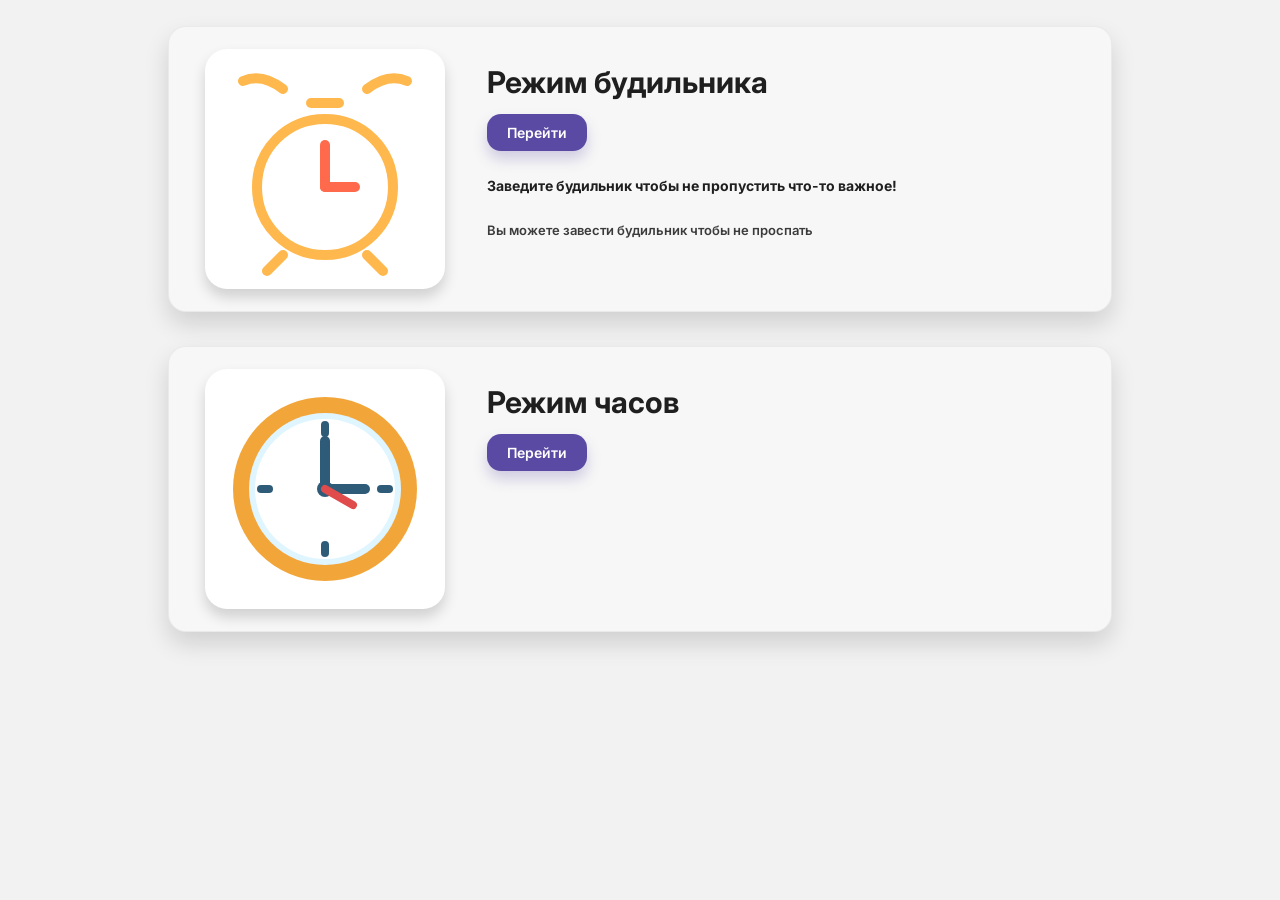
<file: index.html>
<!doctype html>
<html lang="ru">
<head>
  <meta charset="utf-8" />
  <meta name="viewport" content="width=device-width, initial-scale=1" />
  <title>Будильник и часы</title>
  <link rel="preconnect" href="https://fonts.googleapis.com">
  <link rel="preconnect" href="https://fonts.gstatic.com" crossorigin>
  <link href="https://fonts.googleapis.com/css2?family=Inter:wght@400;600;700&display=swap" rel="stylesheet">
  <link rel="stylesheet" href="styles.css" />
  <!-- Google tag (gtag.js) -->
<script async src="https://www.googletagmanager.com/gtag/js?id=G-E9VH6JMT3V"></script>
<script>
  window.dataLayer = window.dataLayer || [];
  function gtag(){dataLayer.push(arguments);}
  gtag('js', new Date());

  gtag('config', 'G-E9VH6JMT3V');
</script>
</head>
<body>
  <main class="shell">
    <section class="card">
      <div class="card__iconWrap">
        <div class="card__iconBg">
          <svg class="icon icon--alarm" width="220" height="220" viewBox="0 0 220 220" fill="none" xmlns="http://www.w3.org/2000/svg">
            <path d="M68 30C55 20 42 16 28 22" stroke="#FFB84D" stroke-width="10" stroke-linecap="round"/>
            <path d="M152 30C165 20 178 16 192 22" stroke="#FFB84D" stroke-width="10" stroke-linecap="round"/>
            <path d="M110 60C72 60 42 90 42 128C42 166 72 196 110 196C148 196 178 166 178 128C178 90 148 60 110 60Z" stroke="#FFB84D" stroke-width="10"/>
            <path d="M110 86V128" stroke="#FF6A4D" stroke-width="10" stroke-linecap="round"/>
            <path d="M110 128H140" stroke="#FF6A4D" stroke-width="10" stroke-linecap="round"/>
            <path d="M68 196L52 212" stroke="#FFB84D" stroke-width="10" stroke-linecap="round"/>
            <path d="M152 196L168 212" stroke="#FFB84D" stroke-width="10" stroke-linecap="round"/>
            <path d="M96 44H124" stroke="#FFB84D" stroke-width="10" stroke-linecap="round"/>
          </svg>
        </div>
      </div>

      <div class="card__content">
        <h2 class="card__title">Режим будильника</h2>
        <a class="btn" href="alarm.html">Перейти</a>
        <p class="card__lead">Заведите будильник чтобы не пропустить что-то важное!</p>
        <p class="card__sub">Вы можете завести будильник чтобы не проспать</p>
      </div>
    </section>

    <section class="card card--short">
      <div class="card__iconWrap">
        <div class="card__iconBg">
          <svg class="icon icon--clock" width="220" height="220" viewBox="0 0 220 220" fill="none" xmlns="http://www.w3.org/2000/svg">
            <circle cx="110" cy="110" r="92" fill="#F2A63A"/>
            <circle cx="110" cy="110" r="76" fill="#DFF5FF"/>
            <circle cx="110" cy="110" r="70" fill="#FFFFFF"/>
            <circle cx="110" cy="110" r="8" fill="#2E5B78"/>
            <path d="M110 110V62" stroke="#2E5B78" stroke-width="10" stroke-linecap="round"/>
            <path d="M110 110H150" stroke="#2E5B78" stroke-width="10" stroke-linecap="round"/>
            <path d="M110 110L138 126" stroke="#E04B4B" stroke-width="8" stroke-linecap="round"/>
            <path d="M110 46V54" stroke="#2E5B78" stroke-width="8" stroke-linecap="round"/>
            <path d="M110 166V174" stroke="#2E5B78" stroke-width="8" stroke-linecap="round"/>
            <path d="M46 110H54" stroke="#2E5B78" stroke-width="8" stroke-linecap="round"/>
            <path d="M166 110H174" stroke="#2E5B78" stroke-width="8" stroke-linecap="round"/>
          </svg>
        </div>
      </div>

      <div class="card__content">
        <h2 class="card__title">Режим часов</h2>
        <a class="btn" href="clock.html">Перейти</a>
      </div>
    </section>
  </main>

  <script src="app.js"></script>
</body>
</html>
</file>
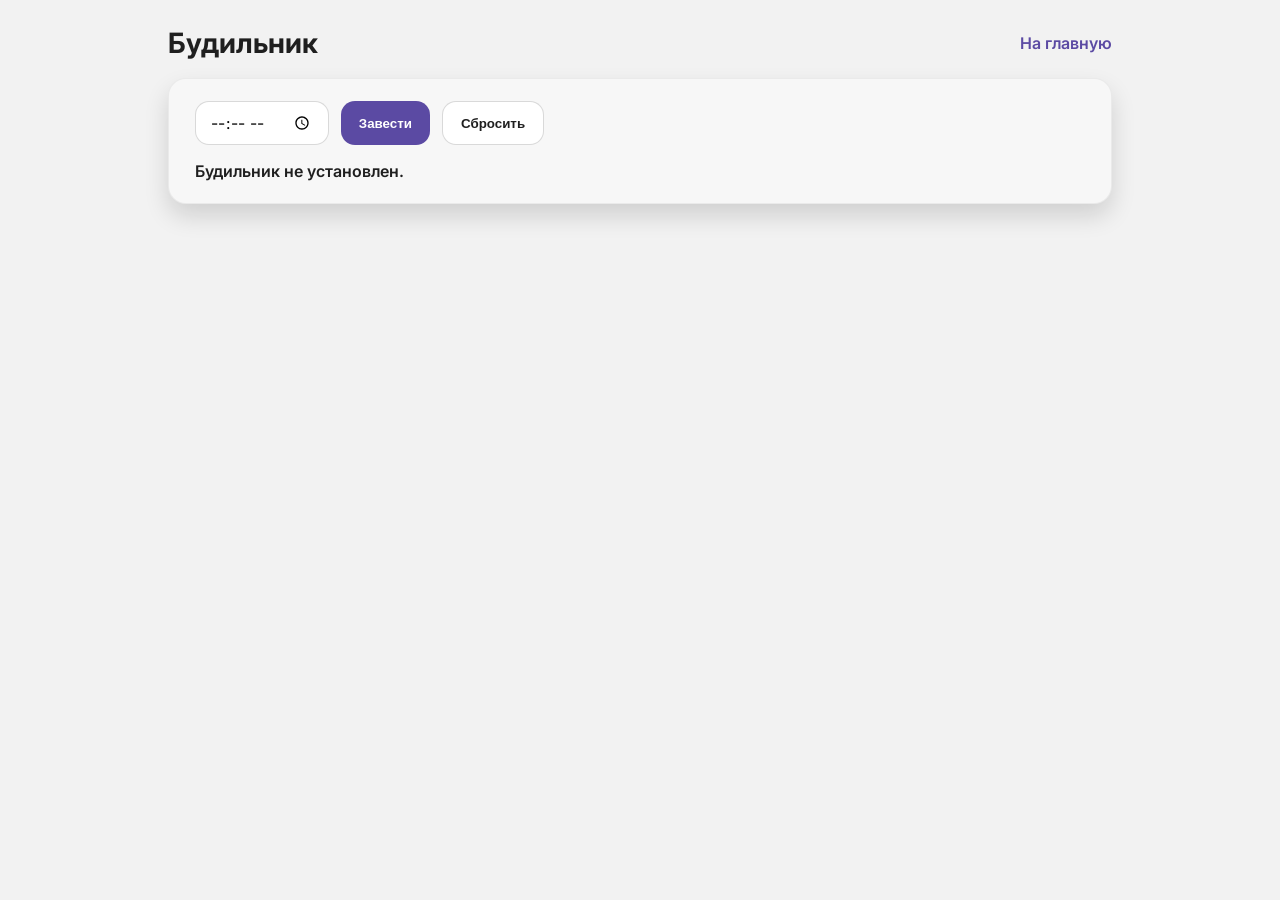
<file: alarm.html>
<!doctype html>
<html lang="ru">
<head>
  <meta charset="utf-8" />
  <meta name="viewport" content="width=device-width, initial-scale=1" />
  <title>Будильник</title>
  <link rel="preconnect" href="https://fonts.googleapis.com">
  <link rel="preconnect" href="https://fonts.gstatic.com" crossorigin>
  <link href="https://fonts.googleapis.com/css2?family=Inter:wght@400;600;700&display=swap" rel="stylesheet">
  <link rel="stylesheet" href="styles.css" />
  <!-- Google tag (gtag.js) -->
<script async src="https://www.googletagmanager.com/gtag/js?id=G-E9VH6JMT3V"></script>
<script>
  window.dataLayer = window.dataLayer || [];
  function gtag(){dataLayer.push(arguments);}
  gtag('js', new Date());

  gtag('config', 'G-E9VH6JMT3V');
</script>
</head>
<body>
  <main class="shell">
    <header class="pageHeader">
      <h1 class="pageTitle">Будильник</h1>
      <a class="backLink" href="index.html">На главную</a>
    </header>

    <section class="panel">
      <div class="formRow">
        <input class="input" id="alarmTime" type="time" />
        <button class="primaryBtn" id="setAlarm">Завести</button>
        <button class="secondaryBtn" id="clearAlarm">Сбросить</button>
      </div>
      <div class="statusLine" id="alarmStatus"></div>
    </section>
  </main>

  <div class="modalOverlay" id="alarmModal" aria-hidden="true">
    <div class="modal" role="dialog" aria-modal="true">
      <div class="modalTitle">Будильник</div>
      <div class="modalText">Чтобы отключить будильник, решите несколько примеров.</div>
      <div class="taskLine">
        <div class="taskExpr" id="taskExpr"></div>
        <input class="input taskInput" id="taskAnswer" inputmode="numeric" />
        <button class="primaryBtn" id="taskSubmit">Ответить</button>
      </div>
      <div class="hint" id="taskHint"></div>
    </div>
  </div>

  <script src="app.js"></script>
</body>
</html>
</file>
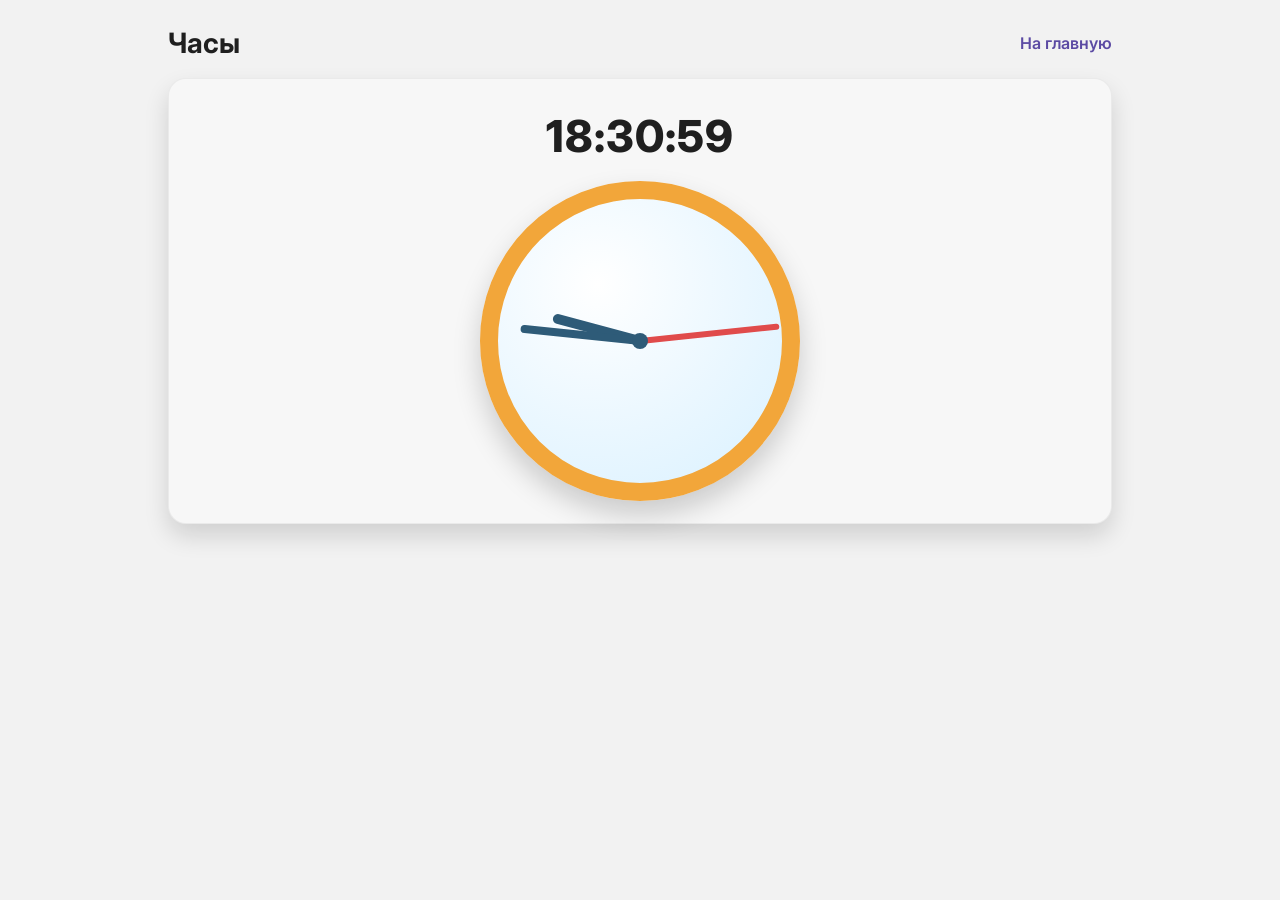
<file: clock.html>
<!doctype html>
<html lang="ru">
<head>
  <meta charset="utf-8" />
  <meta name="viewport" content="width=device-width, initial-scale=1" />
  <title>Часы</title>
  <link rel="preconnect" href="https://fonts.googleapis.com">
  <link rel="preconnect" href="https://fonts.gstatic.com" crossorigin>
  <link href="https://fonts.googleapis.com/css2?family=Inter:wght@400;600;700&display=swap" rel="stylesheet">
  <link rel="stylesheet" href="styles.css" />
  <!-- Google tag (gtag.js) -->
<script async src="https://www.googletagmanager.com/gtag/js?id=G-E9VH6JMT3V"></script>
<script>
  window.dataLayer = window.dataLayer || [];
  function gtag(){dataLayer.push(arguments);}
  gtag('js', new Date());

  gtag('config', 'G-E9VH6JMT3V');
</script>
</head>
<body>
  <main class="shell">
    <header class="pageHeader">
      <h1 class="pageTitle">Часы</h1>
      <a class="backLink" href="index.html">На главную</a>
    </header>

    <section class="panel">
      <div class="digital" id="digitalClock">--:--:--</div>
      <div class="clockFace" aria-hidden="true">
        <div class="hand hand--hour" id="hHand"></div>
        <div class="hand hand--min" id="mHand"></div>
        <div class="hand hand--sec" id="sHand"></div>
        <div class="pivot"></div>
      </div>
    </section>
  </main>

  <script src="app.js"></script>
</body>
</html>
</file>
<file: styles.css>
:root{
  --bg:#f2f2f2;
  --card:#f7f7f7;
  --cardInner:#ffffff;
  --shadow:0 10px 18px rgba(0,0,0,.18);
  --shadowSoft:0 12px 24px rgba(0,0,0,.14);
  --radius:18px;
  --purple:#5B4AA3;
  --text:#1f1f1f;
  --muted:#3b3b3b;
}

*{box-sizing:border-box}

html,body{height:100%}
body{
  margin:0;
  background:var(--bg);
  font-family:Inter,system-ui,-apple-system,"Segoe UI",Roboto,Arial,sans-serif;
  color:var(--text);
}

.shell{
  max-width:1000px;
  margin:0 auto;
  padding:26px 28px 36px;
}

.card{
  display:flex;
  gap:32px;
  background:var(--card);
  border-radius:var(--radius);
  box-shadow:var(--shadowSoft);
  padding:22px 26px;
  border:1px solid rgba(0,0,0,.05);
}

.card + .card{margin-top:34px}

.card--short{min-height:260px}

.card__iconWrap{width:260px;flex:0 0 260px;display:flex;align-items:center;justify-content:center}

.card__iconBg{
  width:240px;
  height:240px;
  border-radius:22px;
  background:var(--cardInner);
  box-shadow:0 8px 14px rgba(0,0,0,.16);
  display:flex;
  align-items:center;
  justify-content:center;
}

.icon{display:block}

.card__content{flex:1; padding-top:10px}

.card__title{
  margin:6px 0 14px;
  font-size:30px;
  line-height:1.15;
  font-weight:700;
}

.btn{
  display:inline-block;
  background:var(--purple);
  color:#fff;
  padding:10px 20px;
  border-radius:14px;
  text-decoration:none;
  font-weight:600;
  font-size:14px;
  box-shadow:0 8px 14px rgba(91,74,163,.25);
}

.btn:active{transform:translateY(1px)}

.card__lead{
  margin:26px 0 0;
  font-size:14px;
  font-weight:700;
  color:var(--text);
}

.card__sub{
  margin:28px 0 0;
  font-size:13px;
  font-weight:600;
  color:var(--muted);
}

.pageHeader{
  display:flex;
  align-items:center;
  justify-content:space-between;
  margin:0 0 18px;
}

.pageTitle{
  font-size:28px;
  font-weight:700;
  margin:0;
}

.backLink{
  color:var(--purple);
  text-decoration:none;
  font-weight:600;
}

.panel{
  background:var(--card);
  border-radius:var(--radius);
  box-shadow:var(--shadowSoft);
  padding:22px 26px;
  border:1px solid rgba(0,0,0,.05);
}

.formRow{display:flex; gap:12px; flex-wrap:wrap; align-items:center}

.input{
  height:44px;
  padding:0 14px;
  border-radius:14px;
  border:1px solid rgba(0,0,0,.15);
  background:#fff;
  font:inherit;
}

.primaryBtn{
  height:44px;
  border:0;
  border-radius:14px;
  padding:0 18px;
  background:var(--purple);
  color:#fff;
  font-weight:700;
  cursor:pointer;
}

.secondaryBtn{
  height:44px;
  border:1px solid rgba(0,0,0,.15);
  border-radius:14px;
  padding:0 18px;
  background:#fff;
  color:var(--text);
  font-weight:700;
  cursor:pointer;
}

.statusLine{margin:16px 0 0; font-weight:600}

.modalOverlay{
  position:fixed;
  inset:0;
  background:rgba(0,0,0,.45);
  display:none;
  align-items:center;
  justify-content:center;
  padding:24px;
}

.modalOverlay.isOpen{display:flex}

.modal{
  width:min(520px, 100%);
  background:#fff;
  border-radius:18px;
  box-shadow:0 18px 40px rgba(0,0,0,.32);
  padding:20px 22px;
}

.modalTitle{margin:0 0 10px; font-size:20px; font-weight:800}
.modalText{margin:0 0 14px; font-weight:600}

.taskLine{display:flex; gap:12px; align-items:center; flex-wrap:wrap}

.taskExpr{
  font-size:22px;
  font-weight:800;
}

.taskInput{width:140px}

.hint{margin:12px 0 0; color:rgba(0,0,0,.65); font-weight:600}

.clockFace{
  width:320px;
  height:320px;
  border-radius:50%;
  margin:18px auto 0;
  background:radial-gradient(circle at 35% 30%, #ffffff, #eaf7ff 55%, #d9f1ff);
  border:18px solid #F2A63A;
  box-shadow:0 14px 28px rgba(0,0,0,.18);
  position:relative;
}

.hand{position:absolute; left:50%; top:50%; transform-origin:0% 50%;}

.hand--hour{height:10px; width:90px; background:#2E5B78; border-radius:10px; transform:translateY(-50%) rotate(0deg)}
.hand--min{height:8px; width:120px; background:#2E5B78; border-radius:10px; transform:translateY(-50%) rotate(0deg)}
.hand--sec{height:6px; width:140px; background:#E04B4B; border-radius:10px; transform:translateY(-50%) rotate(0deg)}

.pivot{position:absolute; left:50%; top:50%; width:16px; height:16px; background:#2E5B78; border-radius:50%; transform:translate(-50%,-50%)}

.digital{
  text-align:center;
  font-size:44px;
  font-weight:800;
  letter-spacing:1px;
  margin:8px 0 0;
}
</file>
